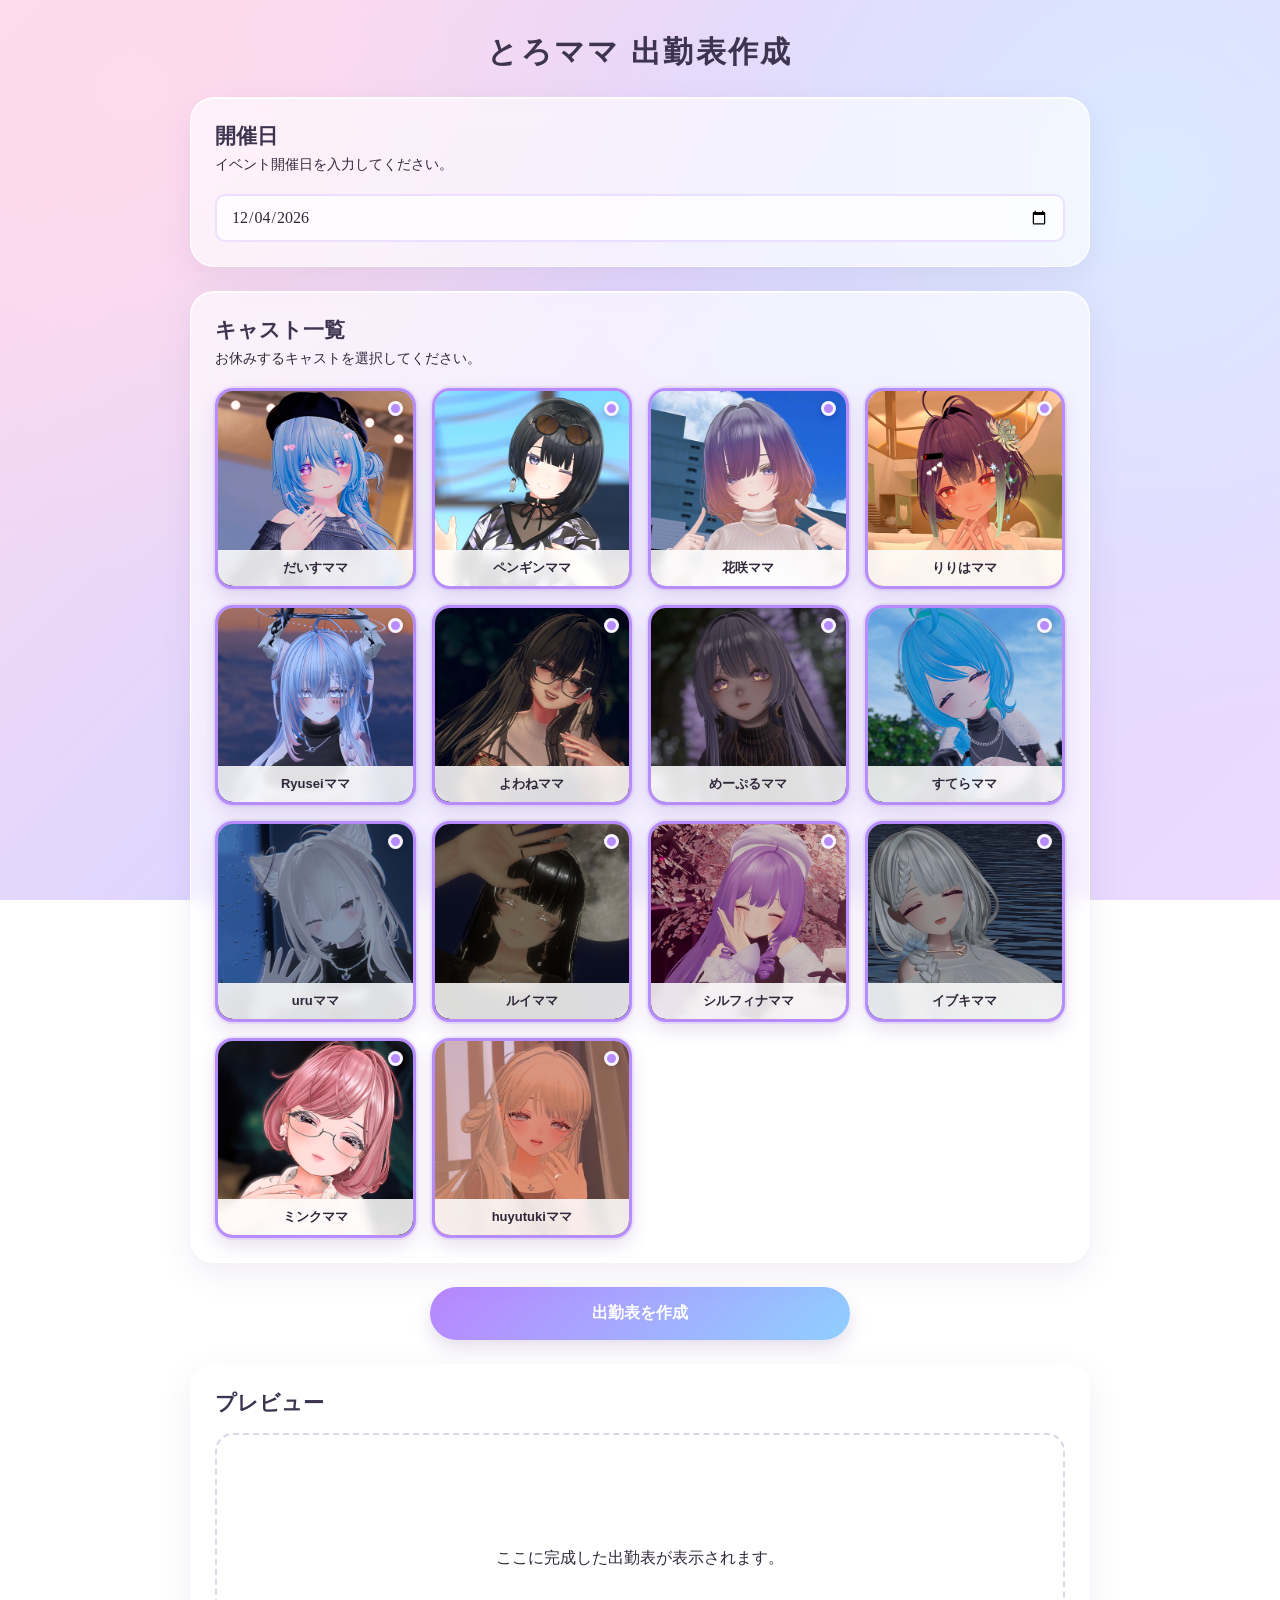
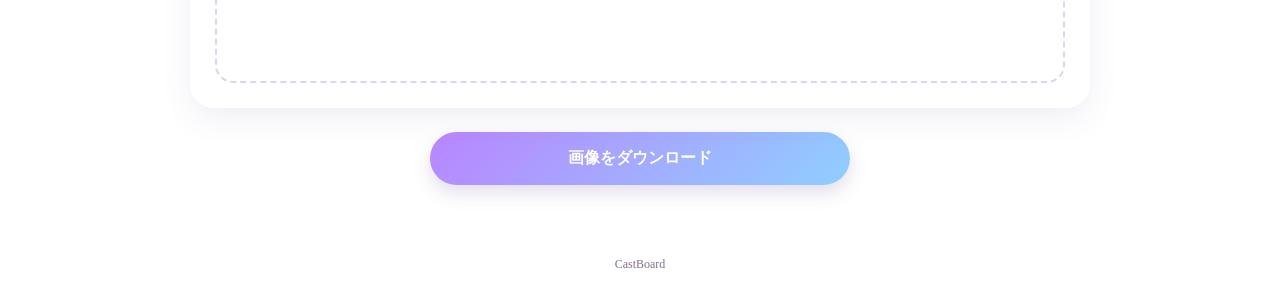
<file: index.html>
<!DOCTYPE html>
<html lang="ja">
<head>
    <meta charset="UTF-8">
    <meta name="viewport"
          content="width=device-width, initial-scale=1.0">
    <title>とろママ 出勤表作成</title>

    <link rel="stylesheet" href="css/base.css">
    <link rel="stylesheet" href="css/style.css">

    <link href="https://fonts.googleapis.com/css2?family=M+PLUS+Rounded+1c:wght@700&display=swap" rel="stylesheet">
</head>

<body>

    <header class="site-header">
        <h1>とろママ 出勤表作成</h1>
    </header>

    <main class="main-content">

        <!-- 日付入力 -->
        <section class="date-section">
            <h2>開催日</h2>
            <p class="description">
                イベント開催日を入力してください。
            </p>
            <input type="date" id="event-date">
        </section>

        <!-- キャスト選択 -->
        <section class="cast-section">
            <h2>キャスト一覧</h2>
            <p class="description">
                お休みするキャストを選択してください。
            </p>

            <div class="cast-list">

                <button class="cast-item is-working" type="button">
                    <img src="images/cast/02.png" alt="だいすママ">
                    <span class="cast-status"></span>
                    <span class="cast-name">だいすママ</span>
                </button>

                <button class="cast-item is-working" type="button">
                    <img src="images/cast/03.png" alt="ペンギンママ">
                    <span class="cast-status"></span>
                    <span class="cast-name">ペンギンママ</span>
                </button>

                <button class="cast-item is-working" type="button">
                    <img src="images/cast/04.png" alt="花咲ママ">
                    <span class="cast-status"></span>
                    <span class="cast-name">花咲ママ</span>
                </button>

                <button class="cast-item is-working" type="button">
                    <img src="images/cast/05.png" alt="りりはママ">
                    <span class="cast-status"></span>
                    <span class="cast-name">りりはママ</span>
                </button>

                <button class="cast-item is-working" type="button">
                    <img src="images/cast/06.png" alt="Ryuseiママ">
                    <span class="cast-status"></span>
                    <span class="cast-name">Ryuseiママ</span>
                </button>

                <button class="cast-item is-working" type="button">
                    <img src="images/cast/07.png" alt="よわねママ">
                    <span class="cast-status"></span>
                    <span class="cast-name">よわねママ</span>
                </button>

                <button class="cast-item is-working" type="button">
                    <img src="images/cast/08.png" alt="めーぷるママ">
                    <span class="cast-status"></span>
                    <span class="cast-name">めーぷるママ</span>
                </button>

                <button class="cast-item is-working" type="button">
                    <img src="images/cast/09.png" alt="すてらママ">
                    <span class="cast-status"></span>
                    <span class="cast-name">すてらママ</span>
                </button>

                <button class="cast-item is-working" type="button">
                    <img src="images/cast/10.png" alt="uruママ">
                    <span class="cast-status"></span>
                    <span class="cast-name">uruママ</span>
                </button>

                <button class="cast-item is-working" type="button">
                    <img src="images/cast/11.png" alt="ルイママ">
                    <span class="cast-status"></span>
                    <span class="cast-name">ルイママ</span>
                </button>

                <button class="cast-item is-working" type="button">
                    <img src="images/cast/12.png" alt="シルフィナママ">
                    <span class="cast-status"></span>
                    <span class="cast-name">シルフィナママ</span>
                </button>

                <button class="cast-item is-working" type="button">
                    <img src="images/cast/13.png" alt="イブキママ">
                    <span class="cast-status"></span>
                    <span class="cast-name">イブキママ</span>
                </button>

                <button class="cast-item is-working" type="button">
                    <img src="images/cast/14.png" alt="ミンクママ">
                    <span class="cast-status"></span>
                    <span class="cast-name">ミンクママ</span>
                </button>

                <button class="cast-item is-working" type="button">
                    <img src="images/cast/15.png" alt="huyutukiママ">
                    <span class="cast-status"></span>
                    <span class="cast-name">huyutukiママ</span>
                </button>

            </div>
        </section>

        <!-- 作成 -->
        <section class="create-section">
            <button class="create-button" type="button">
                出勤表を作成
            </button>
        </section>

        <!-- プレビュー -->
        <section class="preview-section">
            <h2>プレビュー</h2>
            <div class="preview">
                <p>
                    ここに完成した出勤表が表示されます。
                </p>
            </div>
        </section>

        <section class="download-section">
            <button class="download-button" type="button">
                画像をダウンロード
            </button>
        </section>

    </main>

    <footer class="site-footer">
        <p>CastBoard</p>
    </footer>

    <script src="js/script.js"></script>

</body>
</html>
</file>
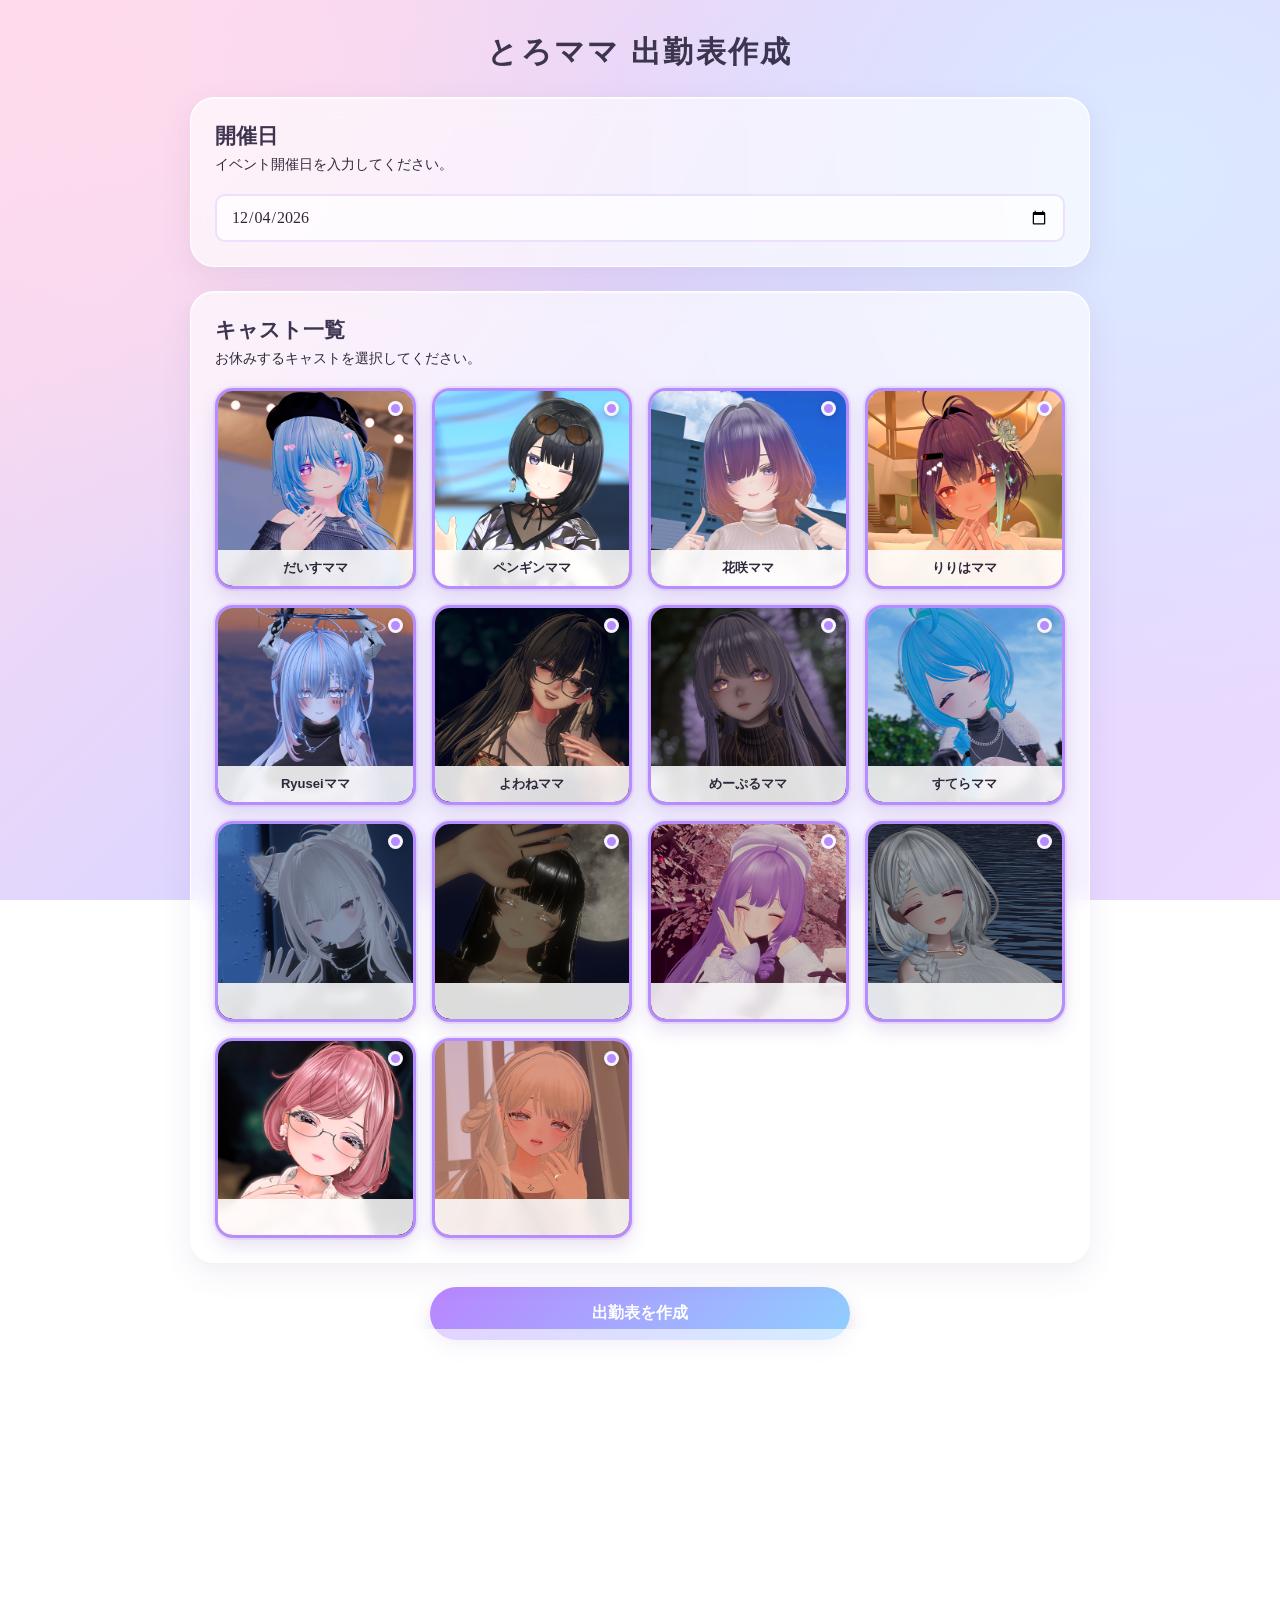
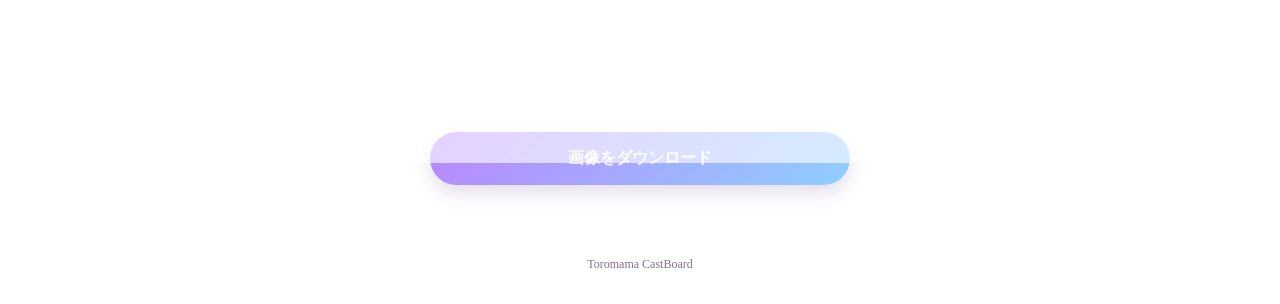
<file: CastBoardCreate/index.html>
<!DOCTYPE html>
<html lang="ja">
<head>
    <meta charset="UTF-8">
    <meta name="viewport"
          content="width=device-width, initial-scale=1.0">
    <title>とろママ 出勤表作成</title>

    <link rel="stylesheet" href="css/base.css">
    <link rel="stylesheet" href="css/style.css">

    <link href="https://fonts.googleapis.com/css2?family=M+PLUS+Rounded+1c:wght@700&display=swap" rel="stylesheet">
</head>

<body>

    <header class="site-header">
        <h1>とろママ 出勤表作成</h1>
    </header>

    <main class="main-content">

        <!-- 日付入力 -->
        <section class="date-section">
            <h2>開催日</h2>
            <p class="description">
                イベント開催日を入力してください。
            </p>
            <input type="date" id="event-date">
        </section>

        <!-- キャスト選択 -->
        <section class="cast-section">
            <h2>キャスト一覧</h2>
            <p class="description">
                お休みするキャストを選択してください。
            </p>

            <div class="cast-list">

                <button class="cast-item is-working" type="button">
                    <img src="images/cast/02.png" alt="だいすママ">
                    <span class="cast-status"></span>
                    <span class="cast-name">だいすママ</span>
                </button>

                <button class="cast-item is-working" type="button">
                    <img src="images/cast/03.png" alt="ペンギンママ">
                    <span class="cast-status"></span>
                    <span class="cast-name">ペンギンママ</span>
                </button>

                <button class="cast-item is-working" type="button">
                    <img src="images/cast/04.png" alt="花咲ママ">
                    <span class="cast-status"></span>
                    <span class="cast-name">花咲ママ</span>
                </button>

                <button class="cast-item is-working" type="button">
                    <img src="images/cast/05.png" alt="りりはママ">
                    <span class="cast-status"></span>
                    <span class="cast-name">りりはママ</span>
                </button>

                <button class="cast-item is-working" type="button">
                    <img src="images/cast/06.png" alt="Ryuseiママ">
                    <span class="cast-status"></span>
                    <span class="cast-name">Ryuseiママ</span>
                </button>

                <button class="cast-item is-working" type="button">
                    <img src="images/cast/07.png" alt="よわねママ">
                    <span class="cast-status"></span>
                    <span class="cast-name">よわねママ</span>
                </button>

                <button class="cast-item is-working" type="button">
                    <img src="images/cast/08.png" alt="めーぷるママ">
                    <span class="cast-status"></span>
                    <span class="cast-name">めーぷるママ</span>
                </button>

                <button class="cast-item is-working" type="button">
                    <img src="images/cast/09.png" alt="すてらママ">
                    <span class="cast-status"></span>
                    <span class="cast-name">すてらママ</span>
                </button>

                <button class="cast-item is-working" type="button">
                    <img src="images/cast/10.png" alt="uruママ">
                    <span class="cast-status"></span>
                    <span class="cast-name">uruママ</span>
                </button>

                <button class="cast-item is-working" type="button">
                    <img src="images/cast/11.png" alt="ルイママ">
                    <span class="cast-status"></span>
                    <span class="cast-name">ルイママ</span>
                </button>

                <button class="cast-item is-working" type="button">
                    <img src="images/cast/12.png" alt="シルフィナママ">
                    <span class="cast-status"></span>
                    <span class="cast-name">シルフィナママ</span>
                </button>

                <button class="cast-item is-working" type="button">
                    <img src="images/cast/13.png" alt="イブキママ">
                    <span class="cast-status"></span>
                    <span class="cast-name">イブキママ</span>
                </button>

                <button class="cast-item is-working" type="button">
                    <img src="images/cast/14.png" alt="ミンクママ">
                    <span class="cast-status"></span>
                    <span class="cast-name">ミンクママ</span>
                </button>

                <button class="cast-item is-working" type="button">
                    <img src="images/cast/15.png" alt="huyutukiママ">
                    <span class="cast-status"></span>
                    <span class="cast-name">huyutukiママ</span>
                </button>

            </div>
        </section>

        <!-- 作成 -->
        <section class="create-section">
            <button class="create-button" type="button">
                出勤表を作成
            </button>
        </section>

        <!-- プレビュー -->
        <section class="preview-section">
            <h2>プレビュー</h2>
            <div class="preview">
                <p>
                    ここに完成した出勤表が表示されます。
                </p>
            </div>
        </section>

        <section class="download-section">
            <button class="download-button" type="button">
                画像をダウンロード
            </button>
        </section>

    </main>

    <footer class="site-footer">
        <p>Toromama CastBoard</p>
    </footer>

    <script src="js/script.js"></script>

</body>
</html>
</file>
<file: css/base.css>
/* ==================================================
   Variables
================================================== */

:root {
    /* ==============================
       Colors
       ============================== */
    --color-title: #3d3450;

    --color-text: #30283a;
    --color-text-light: #ffffff;
    --color-text-sub: #6f657a;

    --color-white: #ffffff;

    --color-primary: #b78cff;
    --color-primary-dark: #9670dc;

    --color-blue: #ecdaff;
    --color-pink: #ffdaec;
    --color-purple: #ded6ff;

    --color-card: rgba(255, 255, 255, 0.72);

    --color-border: rgba(255, 255, 255, 0.9);
    --color-border-dark: rgba(145, 125, 170, 0.35);

    --color-overlay: rgba(50, 38, 65, 0.55);

    /*--color-isnotw-background: rgba(55, 43, 70, 0.55);*/

    --color-status-background-work: #b78cff;
    --color-status-background-notwork: #d9d0df;

    --color-background: #f8f5ff;
    
    --color-cast-item-background: #dddddd;

    --color-background-section: rgba(255, 255, 255, 0.62);

    --background:
        radial-gradient(
            circle at 10% 10%,
            rgba(255, 218, 236, 0.9),
            transparent 35%
        ),
        radial-gradient(
            circle at 90% 20%,
            rgba(218, 236, 255, 0.9),
            transparent 40%
        ),
        radial-gradient(
            circle at 50% 100%,
            rgba(222, 214, 255, 0.8),
            transparent 45%
        ),
        linear-gradient(
            135deg,
            #ffdaec,
            #ded6ff 50%,
            #ecdaff
        );

    /* ==============================
       Shadow
       ============================== */

    --shadow-card: 0 8px 24px rgba(100, 75, 130, 0.12);
    --shadow-cast: 0 8px 18px rgba(130, 91, 180, 0.18);
    --shadow-primary: 0 0 0 2px rgba(183, 140, 255, 0.18);

    /* ==============================
       Border Radius
       ============================== */

    --radius-small: 10px;
    --radius-medium: 18px;
    --radius-large: 24px;

    /* ==============================
       Font
       ============================== */

    --font-family: "M PLUS Rounded 1c", sans-serif;

    --font-size-medium: 14px;
    --font-size-large: 16px;

    /* ==============================
       Spacing
       ============================== */

    --spacing-small: 8px;
    --spacing-medium: 16px;
    --spacing-large: 24px;
}

h1 {
    font-size: 30px;
    font-weight: 800;
}

h2 {
    font-size: 21px;
    font-weight: 800;
}
</file>
<file: css/style.css>
/* ================================
   Base
================================ */

* {
    box-sizing: border-box;
}

html {
    min-height: 100%;
}

body {
    margin: 0;
    min-height: 100vh;
    color: var(--color-text);
    background: var(--background);
    background-attachment: fixed;
}

/* ================================
   Header
================================ */

.site-header {
    padding: 32px 20px 24px;
    text-align: center;
}

.site-header h1 {
    margin: 0;
    letter-spacing: 0.08em;
    color: var(--color-title);
}

/* ================================
   Main
================================ */

.main-content {
    width: min(900px, calc(100% - 32px));
    margin: 0 auto 40px;
}

/* ================================
   Section
================================ */

.date-section,
.cast-section,
.preview-section {
    padding: 24px;

    border: 1px solid var(--color-border);
    border-radius: 24px;

    background: var(--color-background-section);

    box-shadow:
        0 10px 30px rgba(112, 82, 145, 0.10),
        inset 0 1px 0 rgba(255, 255, 255, 0.8);

    backdrop-filter: blur(12px);
}

.date-section h2,
.cast-section h2,
.preview-section h2 {
    margin: 0;
    color: var(--color-title);
}

.description {
    margin: 6px 0 20px;
    font-size: var(--font-size-medium);
    color: var(--color-text);
}

/* ================================
   Date 
================================ */

.date-section {
    margin-bottom: 24px;
}

.date-section input[type="date"] {
    width: 100%;
    min-height: 48px;
    padding: 0 14px;

    box-sizing: border-box;

    color: var(--color-text);
    font-family: inherit;
    font-size: var(--font-size-large);

    background: var(--color-card);
    border: 2px solid rgba(183, 140, 255, 0.25);
    border-radius: var(--radius-small);

    outline: none;
    cursor: pointer;

    transition:
        border-color 0.15s ease,
        box-shadow 0.15s ease,
        background 0.15s ease;
}

.date-section input[type="date"]:focus {
    background: #ffffff;
    border-color: var(--color-primary);
    box-shadow: 0 0 0 3px rgba(183, 140, 255, 0.15);
}

/* ================================
   Cast List
================================ */

.cast-list {
    display: grid;
    grid-template-columns: repeat(4, 1fr);
    gap: 16px;
}

/* ================================
   Cast Button
================================ */

.cast-item {
    position: relative;

    width: 100%;
    aspect-ratio: 1 / 1;

    padding: 0;

    overflow: hidden;

    border: 3px solid var(--color-border);
    border-radius: var(--radius-medium);

    background: var(--color-cast-item-background);

    cursor: pointer;

    box-shadow: 0 6px 14px rgba(92, 70, 120, 0.14);

    transition:
        transform 0.15s ease,
        border-color 0.15s ease,
        box-shadow 0.15s ease,
        filter 0.15s ease;
}

/* 写真 */

.cast-item::before {
    content: "";

    position: absolute;

    inset: 0;

    background-position: center;
    background-size: cover;
    background-repeat: no-repeat;

    transition:
        filter 0.15s ease,
        transform 0.15s ease; 
}

.cast-item {
    position: relative;
    overflow: hidden;
}

.cast-item img {
    width: 100%;
    height: 100%;
    object-fit: cover;
    display: block;
}

/* ================================
   Cast Name
================================ */

.cast-name {
    position: absolute;

    left: 0;
    right: 0;
    bottom: 0;

    padding: 9px 5px;

    font-size: 13px;
    font-weight: 800;

    color: var(--color-text);

    background: rgba(255, 255, 255, 0.86);

    backdrop-filter: blur(5px);

    transition:
        color 0.15s ease,
        background 0.15s ease;
}

/* ステータス丸 */

.cast-status {
    position: absolute;

    z-index: 2;

    top: 10px;
    right: 10px;

    width: 15px;
    height: 15px;

    border-radius: 50%;

    background: var(--color-white);

    border: 3px solid var(--color-border);

    box-shadow: 0 2px 6px rgba(0, 0, 0, 0.18);
}

/* ================================
   選択中 = 出勤
================================ */

.cast-item.is-working {
    border-color: var(--color-primary);

    box-shadow:
        0 0 0 2px rgba(183, 140, 255, 0.18),
        0 8px 18px rgba(130, 91, 180, 0.18);
}

.cast-item.is-working .cast-status {
    background: var(--color-status-background-work);
}

/* ================================
   お休み
================================ */

.cast-item:not(.is-working) {
    border-color: var(--color-border-dark);
}

.cast-item:not(.is-working)::after {
    content: "";

    position: absolute;

    inset: 0;

    background: var(--color-overlay);

    pointer-events: none;
}

.cast-item:not(.is-working)::before {
    filter: grayscale(0.25);
}

.cast-item:not(.is-working) .cast-name {
    color: var(--color-white);
    background: var(--color-overlay);
}

.cast-item:not(.is-working) .cast-status {
    background: var(--color-status-background-notwork);
}

/* ================================
   Hover
================================ */

@media (hover: hover) {

    .cast-item:hover {
        transform: translateY(-3px);

        box-shadow: 0 10px 22px rgba(110, 78, 145, 0.20);
    }

    .cast-item:hover::before {
        transform: scale(1.03);
    }
}

/* ================================
   タップした瞬間
================================ */

.cast-item:active {
    transform: scale(0.96);
}

/* ================================
   Create Button
================================ */

.create-section {
    display: flex;
    justify-content: center;
    margin: 24px 0;
}

.create-button {
    width: min(100%, 420px);

    padding: 16px 24px;

    border: 0;
    border-radius: 999px;

    font-family: inherit;

    font-size: var(--font-size-large);
    font-weight: 800;

    color: var(--color-text-light);

    background:
        linear-gradient(
            135deg,
            #b985ff,
            #8fcfff
        );

    box-shadow: 0 8px 18px rgba(130, 105, 170, 0.22);

    cursor: pointer;

    transition:
        transform 0.15s ease,
        box-shadow 0.15s ease;
}

.create-button:hover {
    box-shadow: 0 10px 24px rgba(130, 105, 170, 0.28);
}

.create-button:active {
    transform: scale(0.97);
}

/* ================================
   Preview
================================ */

.preview-section {
    margin-top: 24px;
}

.preview {
    display: flex;

    align-items: center;
    justify-content: center;

    min-height: 250px;

    margin-top: 16px;

    border: 2px dashed rgba(145, 115, 175, 0.3);
    border-radius: 18px;

    color: var(#30283a);

    background: var(--color-background-section);

    text-align: center;
}

.preview img {
    display: block;
    width: 100%;
    max-width: 600px;
    height: auto;
    margin: 0 auto;
    border-radius: var(--radius-small);
}

/* ================================
   Download
================================ */

.download-section {
    display: flex;
    justify-content: center;
    margin: 24px 0;
}

.download-button {
    width: min(100%, 420px);

    padding: 16px 24px;

    border: 0;
    border-radius: 999px;

    font-family: inherit;

    font-size: var(--font-size-large);
    font-weight: 800;

    color: var(--color-text-light);

    background:
        linear-gradient(
            135deg,
            #b985ff,
            #8fcfff
        );

    box-shadow: 0 8px 18px rgba(130, 105, 170, 0.22);

    cursor: pointer;

    transition:
        transform 0.15s ease,
        box-shadow 0.15s ease;
}

.download-button:hover {
    box-shadow: 0 10px 24px rgba(130, 105, 170, 0.28);
}

.download-button:active {
    transform: scale(0.97);
}

/* ================================
   Footer
================================ */

.site-footer {
    padding: 20px;

    text-align: center;

    font-size: 12px;

    color: #81728e;
}

/* ================================
   Responsive
================================ */

@media (max-width: 640px) {

    .site-header {
        padding-top: 24px;
    }

    .site-header h1 {
        font-size: 26px;
    }

    .main-content {
        width: min(100% - 20px, 600px);
    }

    .date-section,
    .cast-section,
    .preview-section {
        padding: 16px;
        border-radius: 20px;
    }

    .date-section input[type="date"] {
        min-height: 36px;
        font-size: 14px;
    }

    .cast-list {
        grid-template-columns: repeat(3, 1fr);

        gap: 10px;
    }

    .cast-item {
        border-radius: 14px;
    }

    .cast-name {
        padding: 7px 3px;

        font-size: 11px;
    }

    .cast-status {
        top: 7px;
        right: 7px;

        width: 12px;
        height: 12px;

        border-width: 2px;
    }

    .create-section,
    .download-section {
        margin: 24px 24px;
    }
}

@media (max-width: 400px) {

    .cast-list {
        gap: 8px;
    }

    .cast-item {
        border-width: 2px;
        border-radius: 12px;
    }

    .cast-name {
        font-size: 10px;
    }

    .preview img {
        display: block;
        width: 100%;
        max-width: 500px;
        height: auto;
        margin: 0 auto;
    }
}
</file>
<file: CastBoardCreate/css/base.css>
/* ==================================================
   Variables
================================================== */

:root {
    /* ==============================
       Colors
       ============================== */
    --color-title: #3d3450;

    --color-text: #30283a;
    --color-text-light: #ffffff;
    --color-text-sub: #6f657a;

    --color-white: #ffffff;

    --color-primary: #b78cff;
    --color-primary-dark: #9670dc;

    --color-blue: #ecdaff;
    --color-pink: #ffdaec;
    --color-purple: #ded6ff;

    --color-card: rgba(255, 255, 255, 0.72);

    --color-border: rgba(255, 255, 255, 0.9);
    --color-border-dark: rgba(145, 125, 170, 0.35);

    --color-overlay: rgba(50, 38, 65, 0.55);

    /*--color-isnotw-background: rgba(55, 43, 70, 0.55);*/

    --color-status-background-work: #b78cff;
    --color-status-background-notwork: #d9d0df;

    --color-background: #f8f5ff;
    
    --color-cast-item-background: #dddddd;

    --color-background-section: rgba(255, 255, 255, 0.62);

    --background:
        radial-gradient(
            circle at 10% 10%,
            rgba(255, 218, 236, 0.9),
            transparent 35%
        ),
        radial-gradient(
            circle at 90% 20%,
            rgba(218, 236, 255, 0.9),
            transparent 40%
        ),
        radial-gradient(
            circle at 50% 100%,
            rgba(222, 214, 255, 0.8),
            transparent 45%
        ),
        linear-gradient(
            135deg,
            #ffdaec,
            #ded6ff 50%,
            #ecdaff
        );

    /* ==============================
       Shadow
       ============================== */

    --shadow-card: 0 8px 24px rgba(100, 75, 130, 0.12);
    --shadow-cast: 0 8px 18px rgba(130, 91, 180, 0.18);
    --shadow-primary: 0 0 0 2px rgba(183, 140, 255, 0.18);

    /* ==============================
       Border Radius
       ============================== */

    --radius-small: 10px;
    --radius-medium: 18px;
    --radius-large: 24px;

    /* ==============================
       Font
       ============================== */

    --font-family: "M PLUS Rounded 1c", sans-serif;

    --font-size-medium: 14px;
    --font-size-large: 16px;

    /* ==============================
       Spacing
       ============================== */

    --spacing-small: 8px;
    --spacing-medium: 16px;
    --spacing-large: 24px;
}

h1 {
    font-size: 30px;
    font-weight: 800;
}

h2 {
    font-size: 21px;
    font-weight: 800;
}
</file>
<file: CastBoardCreate/css/style.css>
/* ================================
   Base
================================ */

* {
    box-sizing: border-box;
}

html {
    min-height: 100%;
}

body {
    margin: 0;
    min-height: 100vh;
    color: var(--color-text);
    background: var(--background);
    background-attachment: fixed;
}

/* ================================
   Header
================================ */

.site-header {
    padding: 32px 20px 24px;
    text-align: center;
}

.site-header h1 {
    margin: 0;
    letter-spacing: 0.08em;
    color: var(--color-title);
}

/* ================================
   Main
================================ */

.main-content {
    width: min(900px, calc(100% - 32px));
    margin: 0 auto 40px;
}

/* ================================
   Section
================================ */

.date-section,
.cast-section,
.preview-section {
    padding: 24px;

    border: 1px solid var(--color-border);
    border-radius: 24px;

    background: var(--color-background-section);

    box-shadow:
        0 10px 30px rgba(112, 82, 145, 0.10),
        inset 0 1px 0 rgba(255, 255, 255, 0.8);

    backdrop-filter: blur(12px);
}

.date-section h2,
.cast-section h2,
.preview-section h2 {
    margin: 0;
    color: var(--color-title);
}

.description {
    margin: 6px 0 20px;
    font-size: var(--font-size-medium);
    color: var(--color-text);
}

/* ================================
   Date 
================================ */

.date-section {
    margin-bottom: 24px;
}

.date-section input[type="date"] {
    width: 100%;
    min-height: 48px;
    padding: 0 14px;

    box-sizing: border-box;

    color: var(--color-text);
    font-family: inherit;
    font-size: var(--font-size-large);

    background: var(--color-card);
    border: 2px solid rgba(183, 140, 255, 0.25);
    border-radius: var(--radius-small);

    outline: none;
    cursor: pointer;

    transition:
        border-color 0.15s ease,
        box-shadow 0.15s ease,
        background 0.15s ease;
}

.date-section input[type="date"]:focus {
    background: #ffffff;
    border-color: var(--color-primary);
    box-shadow: 0 0 0 3px rgba(183, 140, 255, 0.15);
}

/* ================================
   Cast List
================================ */

.cast-list {
    display: grid;
    grid-template-columns: repeat(4, 1fr);
    gap: 16px;
}

/* ================================
   Cast Button
================================ */

.cast-item {
    position: relative;

    width: 100%;
    aspect-ratio: 1 / 1;

    padding: 0;

    overflow: hidden;

    border: 3px solid var(--color-border);
    border-radius: var(--radius-medium);

    background: var(--color-cast-item-background);

    cursor: pointer;

    box-shadow: 0 6px 14px rgba(92, 70, 120, 0.14);

    transition:
        transform 0.15s ease,
        border-color 0.15s ease,
        box-shadow 0.15s ease,
        filter 0.15s ease;
}

/* 写真 */

.cast-item::before {
    content: "";

    position: absolute;

    inset: 0;

    background-position: center;
    background-size: cover;
    background-repeat: no-repeat;

    transition:
        filter 0.15s ease,
        transform 0.15s ease; 
}

.cast-item {
    position: relative;
    overflow: hidden;
}

.cast-item img {
    width: 100%;
    height: 100%;
    object-fit: cover;
    display: block;
}

/* ================================
   Cast Name
================================ */

.cast-name {
    position: absolute;

    left: 0;
    right: 0;
    bottom: 0;

    padding: 9px 5px;

    font-size: 13px;
    font-weight: 800;

    color: var(--color-text);

    background: rgba(255, 255, 255, 0.86);

    backdrop-filter: blur(5px);

    transition:
        color 0.15s ease,
        background 0.15s ease;
}

/* ステータス丸 */

.cast-status {
    position: absolute;

    z-index: 2;

    top: 10px;
    right: 10px;

    width: 15px;
    height: 15px;

    border-radius: 50%;

    background: var(--color-white);

    border: 3px solid var(--color-border);

    box-shadow: 0 2px 6px rgba(0, 0, 0, 0.18);
}

/* ================================
   選択中 = 出勤
================================ */

.cast-item.is-working {
    border-color: var(--color-primary);

    box-shadow:
        0 0 0 2px rgba(183, 140, 255, 0.18),
        0 8px 18px rgba(130, 91, 180, 0.18);
}

.cast-item.is-working .cast-status {
    background: var(--color-status-background-work);
}

/* ================================
   お休み
================================ */

.cast-item:not(.is-working) {
    border-color: var(--color-border-dark);
}

.cast-item:not(.is-working)::after {
    content: "";

    position: absolute;

    inset: 0;

    background: var(--color-overlay);

    pointer-events: none;
}

.cast-item:not(.is-working)::before {
    filter: grayscale(0.25);
}

.cast-item:not(.is-working) .cast-name {
    color: var(--color-white);
    background: var(--color-overlay);
}

.cast-item:not(.is-working) .cast-status {
    background: var(--color-status-background-notwork);
}

/* ================================
   Hover
================================ */

@media (hover: hover) {

    .cast-item:hover {
        transform: translateY(-3px);

        box-shadow: 0 10px 22px rgba(110, 78, 145, 0.20);
    }

    .cast-item:hover::before {
        transform: scale(1.03);
    }
}

/* ================================
   タップした瞬間
================================ */

.cast-item:active {
    transform: scale(0.96);
}

/* ================================
   Create Button
================================ */

.create-section {
    display: flex;
    justify-content: center;
    margin: 24px 0;
}

.create-button {
    width: min(100%, 420px);

    padding: 16px 24px;

    border: 0;
    border-radius: 999px;

    font-family: inherit;

    font-size: var(--font-size-large);
    font-weight: 800;

    color: var(--color-text-light);

    background:
        linear-gradient(
            135deg,
            #b985ff,
            #8fcfff
        );

    box-shadow: 0 8px 18px rgba(130, 105, 170, 0.22);

    cursor: pointer;

    transition:
        transform 0.15s ease,
        box-shadow 0.15s ease;
}

.create-button:hover {
    box-shadow: 0 10px 24px rgba(130, 105, 170, 0.28);
}

.create-button:active {
    transform: scale(0.97);
}

/* ================================
   Preview
================================ */

.preview-section {
    margin-top: 24px;
}

.preview {
    display: flex;

    align-items: center;
    justify-content: center;

    min-height: 250px;

    margin-top: 16px;

    border: 2px dashed rgba(145, 115, 175, 0.3);
    border-radius: 18px;

    color: var(#30283a);

    background: var(--color-background-section);

    text-align: center;
}

.preview img {
    display: block;
    width: 100%;
    max-width: 600px;
    height: auto;
    margin: 0 auto;
    border-radius: var(--radius-small);
}

/* ================================
   Download
================================ */

.download-section {
    display: flex;
    justify-content: center;
    margin: 24px 0;
}

.download-button {
    width: min(100%, 420px);

    padding: 16px 24px;

    border: 0;
    border-radius: 999px;

    font-family: inherit;

    font-size: var(--font-size-large);
    font-weight: 800;

    color: var(--color-text-light);

    background:
        linear-gradient(
            135deg,
            #b985ff,
            #8fcfff
        );

    box-shadow: 0 8px 18px rgba(130, 105, 170, 0.22);

    cursor: pointer;

    transition:
        transform 0.15s ease,
        box-shadow 0.15s ease;
}

.download-button:hover {
    box-shadow: 0 10px 24px rgba(130, 105, 170, 0.28);
}

.download-button:active {
    transform: scale(0.97);
}

/* ================================
   Footer
================================ */

.site-footer {
    padding: 20px;

    text-align: center;

    font-size: 12px;

    color: #81728e;
}

/* ================================
   Responsive
================================ */

@media (max-width: 640px) {

    .site-header {
        padding-top: 24px;
    }

    .site-header h1 {
        font-size: 26px;
    }

    .main-content {
        width: min(100% - 20px, 600px);
    }

    .date-section,
    .cast-section,
    .preview-section {
        padding: 16px;
        border-radius: 20px;
    }

    .date-section input[type="date"] {
        min-height: 36px;
        font-size: 14px;
    }

    .cast-list {
        grid-template-columns: repeat(3, 1fr);

        gap: 10px;
    }

    .cast-item {
        border-radius: 14px;
    }

    .cast-name {
        padding: 7px 3px;

        font-size: 11px;
    }

    .cast-status {
        top: 7px;
        right: 7px;

        width: 12px;
        height: 12px;

        border-width: 2px;
    }

    .create-section,
    .download-section {
        margin: 24px 24px;
    }
}

@media (max-width: 400px) {

    .cast-list {
        gap: 8px;
    }

    .cast-item {
        border-width: 2px;
        border-radius: 12px;
    }

    .cast-name {
        font-size: 10px;
    }

    .preview img {
        display: block;
        width: 100%;
        max-width: 500px;
        height: auto;
        margin: 0 auto;
    }
}
</file>
